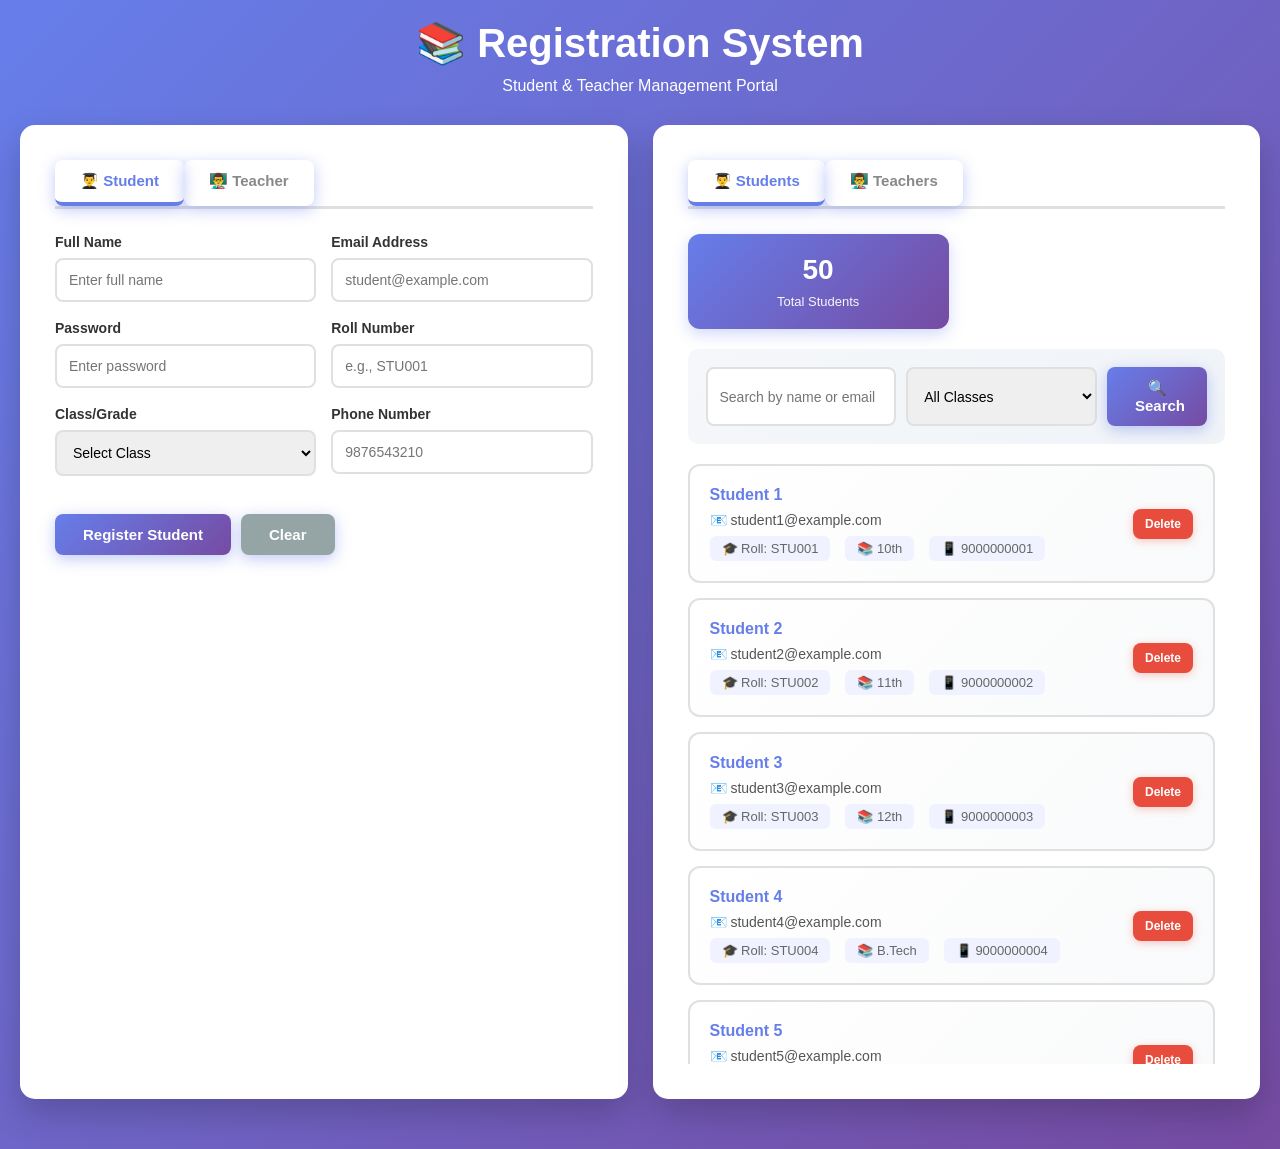
<file: multipleshot.html>
<!DOCTYPE html>
<html lang="en">
<head>
    <meta charset="UTF-8">
    <meta name="viewport" content="width=device-width, initial-scale=1.0">
    <title>Student & Teacher Registration System</title>
    <style>
        * {
            box-sizing: border-box;
            margin: 0;
            padding: 0;
            box-sizing: border-box;
        }
        body {
            font-family: 'Segoe UI', Tahoma, Geneva, Verdana, sans-serif;
            background: linear-gradient(135deg, #667eea 0%, #764ba2 100%);
            min-height: 100vh;
            display: flex;
                        flex-direction: column;
                        justify-content: center;
                        align-items: center;
            padding: 20px;
        }
        .container {
            max-width: 1400px;
            margin: 0 auto;
        }
        .header {
            text-align: center;
            color: white;
            margin-bottom: 30px;
        }
        .header h1 {
            font-size: 2.5em;
            margin-bottom: 10px;
        }
        .main-content {
            display: grid;
            grid-template-columns: 1fr 1fr;
            gap: 25px;
            margin-bottom: 30px;
        }
        .form-section, .list-section {
            background: white;
            padding: 35px;
            border-radius: 15px;
            box-shadow: 0 15px 35px rgba(0,0,0,0.2);
        }
        .tabs {
            display: flex;
            gap: 0;
            margin-bottom: 25px;
            border-bottom: 3px solid #e0e0e0;
        }
        .tab-btn {
            padding: 12px 25px;
            border: none;
            background: none;
            cursor: pointer;
            font-size: 15px;
            font-weight: 600;
            border-bottom: 4px solid transparent;
            transition: all 0.3s;
            color: #888;
        }
        .tab-btn:hover {
            color: #667eea;
        }
        .tab-btn.active {
            color: #667eea;
            border-bottom-color: #667eea;
        }
        .tab-content {
            display: none;
        }
        .tab-content.active {
            display: block;
            animation: fadeIn 0.3s ease-in;
        }
        @keyframes fadeIn {
            from { opacity: 0; transform: translateY(10px); }
            to { opacity: 1; transform: translateY(0); }
        }
        .form-group {
            margin-bottom: 18px;
        }
        label {
            display: block;
            margin-bottom: 8px;
            font-weight: 600;
            color: #333;
            font-size: 14px;
        }
        input, select, textarea {
            width: 100%;
            padding: 12px;
            border: 2px solid #e0e0e0;
            border-radius: 8px;
            font-size: 14px;
            transition: all 0.3s;
            font-family: inherit;
        }
        input:focus, select:focus, textarea:focus {
            outline: none;
            border-color: #667eea;
            box-shadow: 0 0 10px rgba(102, 126, 234, 0.2);
            background: #f8f9ff;
        }
        .form-row {
            display: grid;
            grid-template-columns: 1fr 1fr;
            gap: 15px;
        }
        button {
            padding: 12px 28px;
            background: linear-gradient(135deg, #667eea 0%, #764ba2 100%);
            color: white;
            border: none;
            border-radius: 8px;
            cursor: pointer;
            font-size: 15px;
            font-weight: 600;
            transition: all 0.3s;
            box-shadow: 0 4px 15px rgba(102, 126, 234, 0.4);
        }
        button:hover {
            transform: translateY(-2px);
            box-shadow: 0 6px 20px rgba(102, 126, 234, 0.6);
        }
        button:active {
            transform: translateY(0);
        }
        .button-group {
            display: flex;
            gap: 10px;
            margin-top: 20px;
        }
        .reset-btn {
            background: #95a5a6;
        }
        .reset-btn:hover {
            background: #7f8c8d;
        }
        .search-section {
            margin-bottom: 20px;
            padding: 18px;
            background: linear-gradient(135deg, #f5f7fa 0%, #f0f4f8 100%);
            border-radius: 10px;
        }
        .search-group {
            display: grid;
            grid-template-columns: 1fr 1fr 100px;
            gap: 10px;
        }
        .user-list {
            max-height: 600px;
            overflow-y: auto;
            padding-right: 10px;
        }
        .user-list::-webkit-scrollbar {
            width: 6px;
        }
        .user-list::-webkit-scrollbar-track {
            background: #f1f1f1;
            border-radius: 10px;
        }
        .user-list::-webkit-scrollbar-thumb {
            background: #667eea;
            border-radius: 10px;
        }
        .user-card {
            border: 2px solid #e0e0e0;
            padding: 20px;
            margin-bottom: 15px;
            border-radius: 12px;
            background: linear-gradient(135deg, #ffffff 0%, #f9fafb 100%);
            display: flex;
            justify-content: space-between;
            align-items: center;
            transition: all 0.3s;
            position: relative;
            overflow: hidden;
        }
        .user-card::before {
            content: '';
            position: absolute;
            left: 0;
            top: 0;
            height: 100%;
            width: 4px;
            background: linear-gradient(135deg, #667eea 0%, #764ba2 100%);
            opacity: 0;
            transition: opacity 0.3s;
        }
        .user-card:hover {
            border-color: #667eea;
            box-shadow: 0 10px 25px rgba(102, 126, 234, 0.2);
            transform: translateX(5px);
        }
        .user-card:hover::before {
            opacity: 1;
        }
        .user-info {
            flex: 1;
        }
        .user-info p {
            margin: 6px 0;
            color: #555;
            font-size: 14px;
        }
        .user-card strong {
            color: #667eea;
            font-size: 16px;
            display: block;
            margin-bottom: 8px;
        }
        .user-meta {
            display: flex;
            gap: 15px;
            margin-top: 8px;
            flex-wrap: wrap;
        }
        .meta-item {
            display: flex;
            align-items: center;
            gap: 5px;
            font-size: 13px;
            color: #666;
            background: #f0f3ff;
            padding: 5px 12px;
            border-radius: 6px;
        }
        .delete-btn {
            background: #e74c3c;
            padding: 8px 12px;
            font-size: 12px;
            margin-left: 10px;
            box-shadow: 0 2px 8px rgba(231, 76, 60, 0.3);
            flex-shrink: 0;
        }
        .delete-btn:hover {
            background: #c0392b;
        }
        .success-msg {
            background: linear-gradient(135deg, #2ecc71 0%, #27ae60 100%);
            color: white;
            padding: 12px;
            border-radius: 8px;
            margin-bottom: 15px;
            display: none;
            animation: slideDown 0.3s ease-out;
        }
        .error-msg {
            background: linear-gradient(135deg, #e74c3c 0%, #c0392b 100%);
            color: white;
            padding: 12px;
            border-radius: 8px;
            margin-bottom: 15px;
            display: none;
            animation: slideDown 0.3s ease-out;
        }
        @keyframes slideDown {
            from { opacity: 0; transform: translateY(-10px); }
            to { opacity: 1; transform: translateY(0); }
        }
        .stats {
            display: grid;
            grid-template-columns: 1fr 1fr;
            gap: 15px;
            margin-bottom: 20px;
        }
        .stat-card {
            background: linear-gradient(135deg, #667eea 0%, #764ba2 100%);
            color: white;
            padding: 20px;
            border-radius: 12px;
            text-align: center;
            box-shadow: 0 5px 15px rgba(102, 126, 234, 0.3);
            transition: all 0.3s;
        }
        .stat-card:hover {
            transform: translateY(-5px);
            box-shadow: 0 10px 25px rgba(102, 126, 234, 0.4);
        }
        .stat-card h3 {
            font-size: 28px;
            margin-bottom: 8px;
            font-weight: 700;
        }
        .stat-card p {
            font-size: 13px;
            opacity: 0.95;
        }
        .empty-state {
            text-align: center;
            padding: 40px 20px;
            color: #999;
        }
        .empty-state-icon {
            font-size: 48px;
            margin-bottom: 15px;
        }
        @media (max-width: 1024px) {
            .main-content {
                grid-template-columns: 1fr;
            }
            .form-row {
                grid-template-columns: 1fr;
            }
            .search-group {
                grid-template-columns: 1fr;
            }
        }
    </style>
</head>
<body>
    <div class="container">
        <div class="header">
            <h1>📚 Registration System</h1>
            <p>Student & Teacher Management Portal</p>
        </div>

        <div class="main-content">
            <!-- Registration Form Section -->
            <div class="form-section">
                <div class="tabs">
                    <button class="tab-btn active" onclick="switchTab('student-form')">👨‍🎓 Student</button>
                    <button class="tab-btn" onclick="switchTab('teacher-form')">👨‍🏫 Teacher</button>
                </div>

                <!-- Student Registration -->
                <div id="student-form" class="tab-content active">
                    <div class="success-msg" id="student-success">✓ Student registered successfully!</div>
                    <div class="error-msg" id="student-error"></div>
                    <form onsubmit="registerStudent(event)">
                        <div class="form-row">
                            <div class="form-group">
                                <label>Full Name</label>
                                <input type="text" id="studentName" placeholder="Enter full name" required>
                            </div>
                            <div class="form-group">
                                <label>Email Address</label>
                                <input type="email" id="studentEmail" placeholder="student@example.com" required>
                            </div>
                        </div>
                        <div class="form-row">
                            <div class="form-group">
                                <label>Password</label>
                                <input type="password" id="studentPassword" placeholder="Enter password" required>
                            </div>
                            <div class="form-group">
                                <label>Roll Number</label>
                                <input type="text" id="rollNumber" placeholder="e.g., STU001" required>
                            </div>
                        </div>
                        <div class="form-row">
                            <div class="form-group">
                                <label>Class/Grade</label>
                                <select id="studentClass" required>
                                    <option value="">Select Class</option>
                                    <option value="10th">10th</option>
                                    <option value="11th">11th</option>
                                    <option value="12th">12th</option>
                                    <option value="B.Tech">B.Tech</option>
                                    <option value="M.Tech">M.Tech</option>
                                </select>
                            </div>
                            <div class="form-group">
                                <label>Phone Number</label>
                                <input type="tel" id="studentPhone" placeholder="9876543210">
                            </div>
                        </div>
                        <div class="button-group">
                            <button type="submit">Register Student</button>
                            <button type="reset" class="reset-btn">Clear</button>
                        </div>
                    </form>
                </div>

                <!-- Teacher Registration -->
                <div id="teacher-form" class="tab-content">
                    <div class="success-msg" id="teacher-success">✓ Teacher registered successfully!</div>
                    <div class="error-msg" id="teacher-error"></div>
                    <form onsubmit="registerTeacher(event)">
                        <div class="form-row">
                            <div class="form-group">
                                <label>Full Name</label>
                                <input type="text" id="teacherName" placeholder="Enter full name" required>
                            </div>
                            <div class="form-group">
                                <label>Email Address</label>
                                <input type="email" id="teacherEmail" placeholder="teacher@example.com" required>
                            </div>
                        </div>
                        <div class="form-row">
                            <div class="form-group">
                                <label>Password</label>
                                <input type="password" id="teacherPassword" placeholder="Enter password" required>
                            </div>
                            <div class="form-group">
                                <label>Employee ID</label>
                                <input type="text" id="employeeId" placeholder="e.g., EMP001" required>
                            </div>
                        </div>
                        <div class="form-row">
                            <div class="form-group">
                                <label>Subject</label>
                                <select id="subject" required>
                                    <option value="">Select Subject</option>
                                    <option value="Mathematics">Mathematics</option>
                                    <option value="Physics">Physics</option>
                                    <option value="Chemistry">Chemistry</option>
                                    <option value="English">English</option>
                                    <option value="History">History</option>
                                </select>
                            </div>
                            <div class="form-group">
                                <label>Phone Number</label>
                                <input type="tel" id="teacherPhone" placeholder="9876543210">
                            </div>
                        </div>
                        <div class="button-group">
                            <button type="submit">Register Teacher</button>
                            <button type="reset" class="reset-btn">Clear</button>
                        </div>
                    </form>
                </div>
            </div>

            <!-- View & Search Section -->
            <div class="list-section">
                <div class="tabs">
                    <button class="tab-btn active" onclick="switchListTab('student-list')">👨‍🎓 Students</button>
                    <button class="tab-btn" onclick="switchListTab('teacher-list')">👨‍🏫 Teachers</button>
                </div>

                <!-- Student List -->
                <div id="student-list" class="tab-content active">
                    <div class="stats">
                        <div class="stat-card">
                            <h3 id="studentCount">0</h3>
                            <p>Total Students</p>
                        </div>
                    </div>
                    <div class="search-section">
                        <div class="search-group">
                            <input type="text" id="studentSearch" placeholder="Search by name or email" onkeyup="filterStudents()">
                            <select id="studentClassFilter" onchange="filterStudents()">
                                <option value="">All Classes</option>
                                <option value="10th">10th</option>
                                <option value="11th">11th</option>
                                <option value="12th">12th</option>
                                <option value="B.Tech">B.Tech</option>
                                <option value="M.Tech">M.Tech</option>
                            </select>
                            <button onclick="filterStudents()">🔍 Search</button>
                        </div>
                    </div>
                    <div class="user-list" id="studentListContainer"></div>
                </div>

                <!-- Teacher List -->
                <div id="teacher-list" class="tab-content">
                    <div class="stats">
                        <div class="stat-card">
                            <h3 id="teacherCount">0</h3>
                            <p>Total Teachers</p>
                        </div>
                    </div>
                    <div class="search-section">
                        <div class="search-group">
                            <input type="text" id="teacherSearch" placeholder="Search by name or email" onkeyup="filterTeachers()">
                            <select id="subjectFilter" onchange="filterTeachers()">
                                <option value="">All Subjects</option>
                                <option value="Mathematics">Mathematics</option>
                                <option value="Physics">Physics</option>
                                <option value="Chemistry">Chemistry</option>
                                <option value="English">English</option>
                                <option value="History">History</option>
                            </select>
                            <button onclick="filterTeachers()">🔍 Search</button>
                        </div>
                    </div>
                    <div class="user-list" id="teacherListContainer"></div>
                    <!-- Also show students in teacher view -->
                    <h3 style="margin-top:20px; margin-bottom:10px; color:#333">Students (also shown here)</h3>
                    <div class="user-list" id="studentListInTeacherView"></div>
                </div>
            </div>
        </div>
    </div>

    <script>
        // Dummy data generator (50 students)
        const dummyStudents = [
            { id: 1, name: "Student 1", email: "student1@example.com", password: "pass123", rollNumber: "STU001", class: "10th", phone: "9000000001" },
            { id: 2, name: "Student 2", email: "student2@example.com", password: "pass123", rollNumber: "STU002", class: "11th", phone: "9000000002" },
            { id: 3, name: "Student 3", email: "student3@example.com", password: "pass123", rollNumber: "STU003", class: "12th", phone: "9000000003" },
            { id: 4, name: "Student 4", email: "student4@example.com", password: "pass123", rollNumber: "STU004", class: "B.Tech", phone: "9000000004" },
            { id: 5, name: "Student 5", email: "student5@example.com", password: "pass123", rollNumber: "STU005", class: "M.Tech", phone: "9000000005" },
            { id: 6, name: "Student 6", email: "student6@example.com", password: "pass123", rollNumber: "STU006", class: "10th", phone: "9000000006" },
            { id: 7, name: "Student 7", email: "student7@example.com", password: "pass123", rollNumber: "STU007", class: "11th", phone: "9000000007" },
            { id: 8, name: "Student 8", email: "student8@example.com", password: "pass123", rollNumber: "STU008", class: "12th", phone: "9000000008" },
            { id: 9, name: "Student 9", email: "student9@example.com", password: "pass123", rollNumber: "STU009", class: "B.Tech", phone: "9000000009" },
            { id: 10, name: "Student 10", email: "student10@example.com", password: "pass123", rollNumber: "STU010", class: "M.Tech", phone: "9000000010" },
            { id: 11, name: "Student 11", email: "student11@example.com", password: "pass123", rollNumber: "STU011", class: "10th", phone: "9000000011" },
            { id: 12, name: "Student 12", email: "student12@example.com", password: "pass123", rollNumber: "STU012", class: "11th", phone: "9000000012" },
            { id: 13, name: "Student 13", email: "student13@example.com", password: "pass123", rollNumber: "STU013", class: "12th", phone: "9000000013" },
            { id: 14, name: "Student 14", email: "student14@example.com", password: "pass123", rollNumber: "STU014", class: "B.Tech", phone: "9000000014" },
            { id: 15, name: "Student 15", email: "student15@example.com", password: "pass123", rollNumber: "STU015", class: "M.Tech", phone: "9000000015" },
            { id: 16, name: "Student 16", email: "student16@example.com", password: "pass123", rollNumber: "STU016", class: "10th", phone: "9000000016" },
            { id: 17, name: "Student 17", email: "student17@example.com", password: "pass123", rollNumber: "STU017", class: "11th", phone: "9000000017" },
            { id: 18, name: "Student 18", email: "student18@example.com", password: "pass123", rollNumber: "STU018", class: "12th", phone: "9000000018" },
            { id: 19, name: "Student 19", email: "student19@example.com", password: "pass123", rollNumber: "STU019", class: "B.Tech", phone: "9000000019" },
            { id: 20, name: "Student 20", email: "student20@example.com", password: "pass123", rollNumber: "STU020", class: "M.Tech", phone: "9000000020" },
            { id: 21, name: "Student 21", email: "student21@example.com", password: "pass123", rollNumber: "STU021", class: "10th", phone: "9000000021" },
            { id: 22, name: "Student 22", email: "student22@example.com", password: "pass123", rollNumber: "STU022", class: "11th", phone: "9000000022" },
            { id: 23, name: "Student 23", email: "student23@example.com", password: "pass123", rollNumber: "STU023", class: "12th", phone: "9000000023" },
            { id: 24, name: "Student 24", email: "student24@example.com", password: "pass123", rollNumber: "STU024", class: "B.Tech", phone: "9000000024" },
            { id: 25, name: "Student 25", email: "student25@example.com", password: "pass123", rollNumber: "STU025", class: "M.Tech", phone: "9000000025" },
            { id: 26, name: "Student 26", email: "student26@example.com", password: "pass123", rollNumber: "STU026", class: "10th", phone: "9000000026" },
            { id: 27, name: "Student 27", email: "student27@example.com", password: "pass123", rollNumber: "STU027", class: "11th", phone: "9000000027" },
            { id: 28, name: "Student 28", email: "student28@example.com", password: "pass123", rollNumber: "STU028", class: "12th", phone: "9000000028" },
            { id: 29, name: "Student 29", email: "student29@example.com", password: "pass123", rollNumber: "STU029", class: "B.Tech", phone: "9000000029" },
            { id: 30, name: "Student 30", email: "student30@example.com", password: "pass123", rollNumber: "STU030", class: "M.Tech", phone: "9000000030" },
            { id: 31, name: "Student 31", email: "student31@example.com", password: "pass123", rollNumber: "STU031", class: "10th", phone: "9000000031" },
            { id: 32, name: "Student 32", email: "student32@example.com", password: "pass123", rollNumber: "STU032", class: "11th", phone: "9000000032" },
            { id: 33, name: "Student 33", email: "student33@example.com", password: "pass123", rollNumber: "STU033", class: "12th", phone: "9000000033" },
            { id: 34, name: "Student 34", email: "student34@example.com", password: "pass123", rollNumber: "STU034", class: "B.Tech", phone: "9000000034" },
            { id: 35, name: "Student 35", email: "student35@example.com", password: "pass123", rollNumber: "STU035", class: "M.Tech", phone: "9000000035" },
            { id: 36, name: "Student 36", email: "student36@example.com", password: "pass123", rollNumber: "STU036", class: "10th", phone: "9000000036" },
            { id: 37, name: "Student 37", email: "student37@example.com", password: "pass123", rollNumber: "STU037", class: "11th", phone: "9000000037" },
            { id: 38, name: "Student 38", email: "student38@example.com", password: "pass123", rollNumber: "STU038", class: "12th", phone: "9000000038" },
            { id: 39, name: "Student 39", email: "student39@example.com", password: "pass123", rollNumber: "STU039", class: "B.Tech", phone: "9000000039" },
            { id: 40, name: "Student 40", email: "student40@example.com", password: "pass123", rollNumber: "STU040", class: "M.Tech", phone: "9000000040" },
            { id: 41, name: "Student 41", email: "student41@example.com", password: "pass123", rollNumber: "STU041", class: "10th", phone: "9000000041" },
            { id: 42, name: "Student 42", email: "student42@example.com", password: "pass123", rollNumber: "STU042", class: "11th", phone: "9000000042" },
            { id: 43, name: "Student 43", email: "student43@example.com", password: "pass123", rollNumber: "STU043", class: "12th", phone: "9000000043" },
            { id: 44, name: "Student 44", email: "student44@example.com", password: "pass123", rollNumber: "STU044", class: "B.Tech", phone: "9000000044" },
            { id: 45, name: "Student 45", email: "student45@example.com", password: "pass123", rollNumber: "STU045", class: "M.Tech", phone: "9000000045" },
            { id: 46, name: "Student 46", email: "student46@example.com", password: "pass123", rollNumber: "STU046", class: "10th", phone: "9000000046" },
            { id: 47, name: "Student 47", email: "student47@example.com", password: "pass123", rollNumber: "STU047", class: "11th", phone: "9000000047" },
            { id: 48, name: "Student 48", email: "student48@example.com", password: "pass123", rollNumber: "STU048", class: "12th", phone: "9000000048" },
            { id: 49, name: "Student 49", email: "student49@example.com", password: "pass123", rollNumber: "STU049", class: "B.Tech", phone: "9000000049" },
            { id: 50, name: "Student 50", email: "student50@example.com", password: "pass123", rollNumber: "STU050", class: "M.Tech", phone: "9000000050" }
        ];

        const dummyTeachers = [
            { id: 101, name: "Dr. Rajesh Kumar", email: "rajesh.kumar@school.com", password: "pass123", subject: "Mathematics", employeeId: "EMP001", phone: "9998887776" },
            { id: 102, name: "Ms. Priya Sharma", email: "priya.sharma@school.com", password: "pass123", subject: "Physics", employeeId: "EMP002", phone: "9998887775" },
            { id: 103, name: "Mr. Vikram Singh", email: "vikram.singh@school.com", password: "pass123", subject: "Chemistry", employeeId: "EMP003", phone: "9998887774" },
            { id: 104, name: "Dr. Anjali Verma", email: "anjali.verma@school.com", password: "pass123", subject: "English", employeeId: "EMP004", phone: "9998887773" },
            { id: 105, name: "Mr. Arun Patel", email: "arun.patel@school.com", password: "pass123", subject: "History", employeeId: "EMP005", phone: "9998887772" },
        ];

        // Data storage
        let students = JSON.parse(localStorage.getItem('students')) || dummyStudents;
        let teachers = JSON.parse(localStorage.getItem('teachers')) || dummyTeachers;

        // Initialize storage
        if (!localStorage.getItem('students')) localStorage.setItem('students', JSON.stringify(dummyStudents));
        if (!localStorage.getItem('teachers')) localStorage.setItem('teachers', JSON.stringify(dummyTeachers));

        // Tab switching
        function switchTab(tabName) {
            document.querySelectorAll('.form-section .tab-content').forEach(el => el.classList.remove('active'));
            document.querySelectorAll('.form-section .tab-btn').forEach(el => el.classList.remove('active'));
            document.getElementById(tabName).classList.add('active');
            event.target.classList.add('active');
        }

        function switchListTab(tabName) {
            document.querySelectorAll('.list-section .tab-content').forEach(el => el.classList.remove('active'));
            document.querySelectorAll('.list-section .tab-btn').forEach(el => el.classList.remove('active'));
            document.getElementById(tabName).classList.add('active');
            event.target.classList.add('active');
            
            if(tabName === 'student-list') displayStudents();
            else displayTeachers();
        }

        // Register Student
        function registerStudent(event) {
            event.preventDefault();
            const student = {
                id: Date.now(),
                name: document.getElementById('studentName').value,
                email: document.getElementById('studentEmail').value,
                password: document.getElementById('studentPassword').value,
                rollNumber: document.getElementById('rollNumber').value,
                class: document.getElementById('studentClass').value,
                phone: document.getElementById('studentPhone').value
            };
            
            if(students.find(s => s.email === student.email)) {
                document.getElementById('student-error').textContent = '❌ Email already registered!';
                document.getElementById('student-error').style.display = 'block';
                setTimeout(() => document.getElementById('student-error').style.display = 'none', 4000);
                return;
            }
            
            students.push(student);
            localStorage.setItem('students', JSON.stringify(students));
            document.querySelector('#student-form form').reset();
            document.getElementById('student-success').style.display = 'block';
            setTimeout(() => document.getElementById('student-success').style.display = 'none', 3000);
            displayStudents();
        }

        // Register Teacher
        function registerTeacher(event) {
            event.preventDefault();
            const teacher = {
                id: Date.now(),
                name: document.getElementById('teacherName').value,
                email: document.getElementById('teacherEmail').value,
                password: document.getElementById('teacherPassword').value,
                subject: document.getElementById('subject').value,
                employeeId: document.getElementById('employeeId').value,
                phone: document.getElementById('teacherPhone').value
            };
            
            if(teachers.find(t => t.email === teacher.email)) {
                document.getElementById('teacher-error').textContent = '❌ Email already registered!';
                document.getElementById('teacher-error').style.display = 'block';
                setTimeout(() => document.getElementById('teacher-error').style.display = 'none', 4000);
                return;
            }
            
            teachers.push(teacher);
            localStorage.setItem('teachers', JSON.stringify(teachers));
            document.querySelector('#teacher-form form').reset();
            document.getElementById('teacher-success').style.display = 'block';
            setTimeout(() => document.getElementById('teacher-success').style.display = 'none', 3000);
            displayTeachers();
        }

        // Display Students
        function displayStudents() {
            const container = document.getElementById('studentListContainer');
            document.getElementById('studentCount').textContent = students.length;
            container.innerHTML = students.length ? students.map(s => `
                <div class="user-card">
                    <div class="user-info">
                        <strong>${s.name}</strong>
                        <p>📧 ${s.email}</p>
                        <div class="user-meta">
                            <span class="meta-item">🎓 Roll: ${s.rollNumber}</span>
                            <span class="meta-item">📚 ${s.class}</span>
                            <span class="meta-item">📱 ${s.phone || 'N/A'}</span>
                        </div>
                    </div>
                    <button class="delete-btn" onclick="deleteStudent(${s.id})">Delete</button>
                </div>
            `).join('') : `<div class="empty-state"><div class="empty-state-icon">📭</div><p>No students registered yet.</p></div>`;
        }

        // Display Teachers
        function displayTeachers() {
            const container = document.getElementById('teacherListContainer');
            document.getElementById('teacherCount').textContent = teachers.length;
            container.innerHTML = teachers.length ? teachers.map(t => `
                <div class="user-card">
                    <div class="user-info">
                        <strong>${t.name}</strong>
                        <p>📧 ${t.email}</p>
                        <div class="user-meta">
                            <span class="meta-item">🏢 ID: ${t.employeeId}</span>
                            <span class="meta-item">📖 ${t.subject}</span>
                            <span class="meta-item">📱 ${t.phone || 'N/A'}</span>
                        </div>
                    </div>
                    <button class="delete-btn" onclick="deleteTeacher(${t.id})">Delete</button>
                </div>
            `).join('') : `<div class="empty-state"><div class="empty-state-icon">📭</div><p>No teachers registered yet.</p></div>`;
        }

        // Filter Students
        function filterStudents() {
            const searchTerm = document.getElementById('studentSearch').value.toLowerCase();
            const classFilter = document.getElementById('studentClassFilter').value;
            
            const filtered = students.filter(s => 
                (s.name.toLowerCase().includes(searchTerm) || s.email.toLowerCase().includes(searchTerm)) &&
                (classFilter === '' || s.class === classFilter)
            );
            
            const container = document.getElementById('studentListContainer');
            container.innerHTML = filtered.length ? filtered.map(s => `
                <div class="user-card">
                    <div class="user-info">
                        <strong>${s.name}</strong>
                        <p>📧 ${s.email}</p>
                        <div class="user-meta">
                            <span class="meta-item">🎓 Roll: ${s.rollNumber}</span>
                            <span class="meta-item">📚 ${s.class}</span>
                            <span class="meta-item">📱 ${s.phone || 'N/A'}</span>
                        </div>
                    </div>
                    <button class="delete-btn" onclick="deleteStudent(${s.id})">Delete</button>
                </div>
            `).join('') : `<div class="empty-state"><div class="empty-state-icon">🔍</div><p>No students found.</p></div>`;
        }

        // Filter Teachers
        function filterTeachers() {
            const searchTerm = document.getElementById('teacherSearch').value.toLowerCase();
            const subjectFilter = document.getElementById('subjectFilter').value;
            
            const filtered = teachers.filter(t => 
                (t.name.toLowerCase().includes(searchTerm) || t.email.toLowerCase().includes(searchTerm)) &&
                (subjectFilter === '' || t.subject === subjectFilter)
            );
            
            const container = document.getElementById('teacherListContainer');
            container.innerHTML = filtered.length ? filtered.map(t => `
                <div class="user-card">
                    <div class="user-info">
                        <strong>${t.name}</strong>
                        <p>📧 ${t.email}</p>
                        <div class="user-meta">
                            <span class="meta-item">🏢 ID: ${t.employeeId}</span>
                            <span class="meta-item">📖 ${t.subject}</span>
                            <span class="meta-item">📱 ${t.phone || 'N/A'}</span>
                        </div>
                    </div>
                    <button class="delete-btn" onclick="deleteTeacher(${t.id})">Delete</button>
                </div>
            `).join('') : `<div class="empty-state"><div class="empty-state-icon">🔍</div><p>No teachers found.</p></div>`;
        }

        // Delete Student
        function deleteStudent(id) {
            if(confirm('Are you sure you want to delete this student?')) {
                students = students.filter(s => s.id !== id);
                localStorage.setItem('students', JSON.stringify(students));
                displayStudents();
            }
        }

        // Delete Teacher
        function deleteTeacher(id) {
            if(confirm('Are you sure you want to delete this teacher?')) {
                teachers = teachers.filter(t => t.id !== id);
                localStorage.setItem('teachers', JSON.stringify(teachers));
                displayTeachers();
            }
        }

        // Initial display
        displayStudents();
        displayTeachers();
    </script>
</body>
</html>
</file>
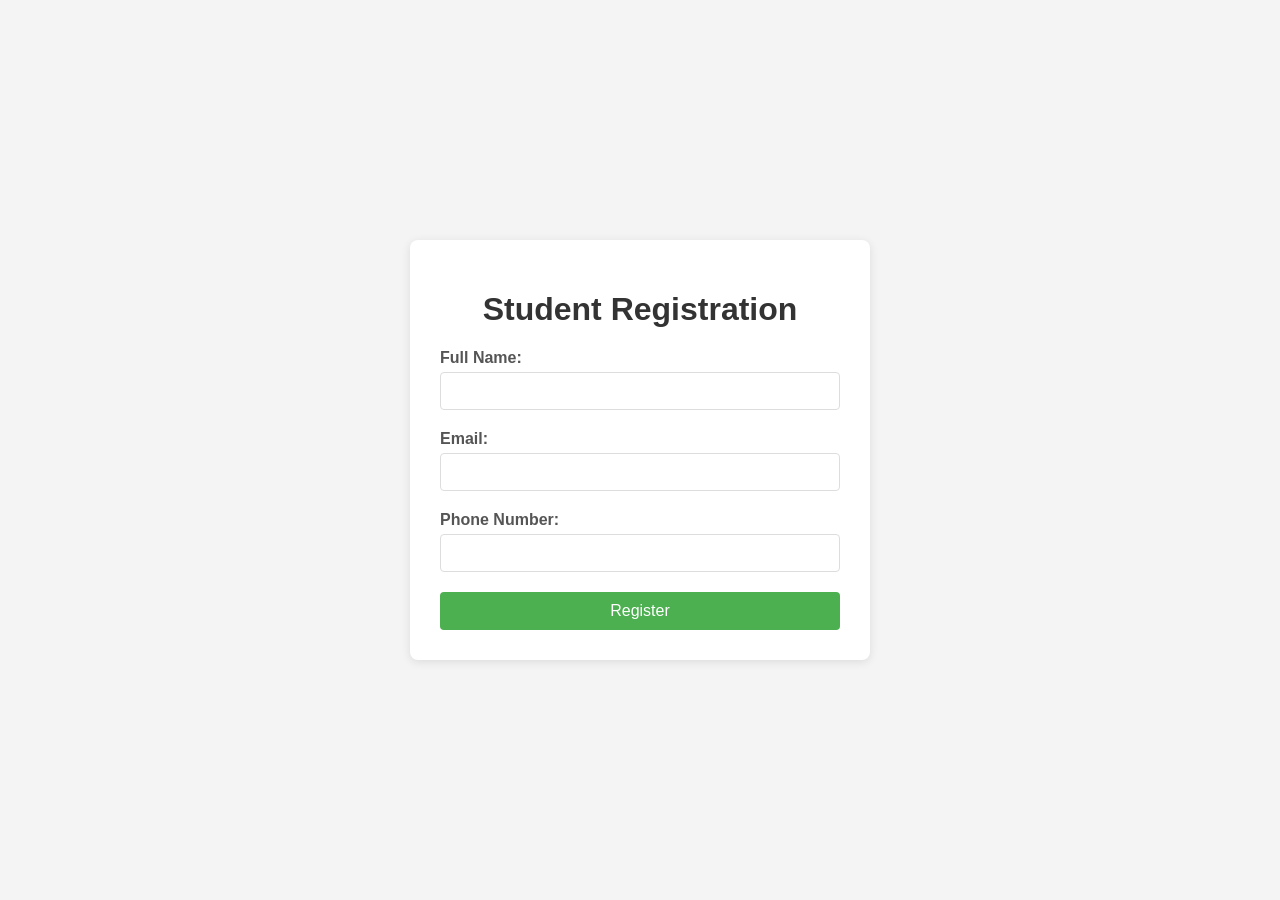
<file: zeroshot.html>
<!DOCTYPE html>
<html lang="en">
<head>
    <meta charset="UTF-8">
    <meta name="viewport" content="width=device-width, initial-scale=1.0">
    <title>Student Registration Form</title>
    <style>
        body {
            font-family: Arial, sans-serif;
            background-color: #f4f4f4;
            display: flex;
            justify-content: center;
            align-items: center;
            min-height: 100vh;
            margin: 0;
        }
        .container {
            background-color: white;
            padding: 30px;
            border-radius: 8px;
            box-shadow: 0 2px 10px rgba(0, 0, 0, 0.1);
            width: 100%;
            max-width: 400px;
        }
        h1 {
            text-align: center;
            color: #333;
        }
        .form-group {
            margin-bottom: 20px;
        }
        label {
            display: block;
            margin-bottom: 5px;
            color: #555;
            font-weight: bold;
        }
        input {
            width: 100%;
            padding: 10px;
            border: 1px solid #ddd;
            border-radius: 4px;
            box-sizing: border-box;
            font-size: 14px;
        }
        input:focus {
            outline: none;
            border-color: #4CAF50;
        }
        .error {
            color: #d32f2f;
            font-size: 12px;
            margin-top: 5px;
        }
        button {
            width: 100%;
            padding: 10px;
            background-color: #4CAF50;
            color: white;
            border: none;
            border-radius: 4px;
            font-size: 16px;
            cursor: pointer;
        }
        button:hover {
            background-color: #45a049;
        }
    </style>
</head>
<body>
    <div class="container">
        <h1>Student Registration</h1>
        <form id="registrationForm">
            <div class="form-group">
                <label for="name">Full Name:</label>
                <input type="text" id="name" name="name" required>
                <div class="error" id="nameError"></div>
            </div>

            <div class="form-group">
                <label for="email">Email:</label>
                <input type="email" id="email" name="email" required>
                <div class="error" id="emailError"></div>
            </div>

            <div class="form-group">
                <label for="phno">Phone Number:</label>
                <input type="tel" id="phno" name="phno" required>
                <div class="error" id="phnoError"></div>
            </div>

            <button type="submit">Register</button>
        </form>
    </div>

    <script>
        const form = document.getElementById('registrationForm');

        form.addEventListener('submit', function (e) {
            e.preventDefault();
            clearErrors();

            const name = document.getElementById('name').value.trim();
            const email = document.getElementById('email').value.trim();
            const phno = document.getElementById('phno').value.trim();

            let isValid = true;

            if (name === '' || name.length < 3) {
                showError('nameError', 'Name must be at least 3 characters');
                isValid = false;
            }

            if (!validateEmail(email)) {
                showError('emailError', 'Please enter a valid email');
                isValid = false;
            }

            if (!validatePhone(phno)) {
                showError('phnoError', 'Phone number must be 10 digits');
                isValid = false;
            }

            if (isValid) {
                alert('Registration successful!');
                form.reset();
            }
        });

        function validateEmail(email) {
            const regex = /^[^\s@]+@[^\s@]+\.[^\s@]+$/;
            return regex.test(email);
        }

        function validatePhone(phone) {
            const regex = /^[0-9]{10}$/;
            return regex.test(phone);
        }

        function showError(elementId, message) {
            document.getElementById(elementId).textContent = message;
        }

        function clearErrors() {
            document.getElementById('nameError').textContent = '';
            document.getElementById('emailError').textContent = '';
            document.getElementById('phnoError').textContent = '';
        }
    </script>
</body>
</html>
</file>
